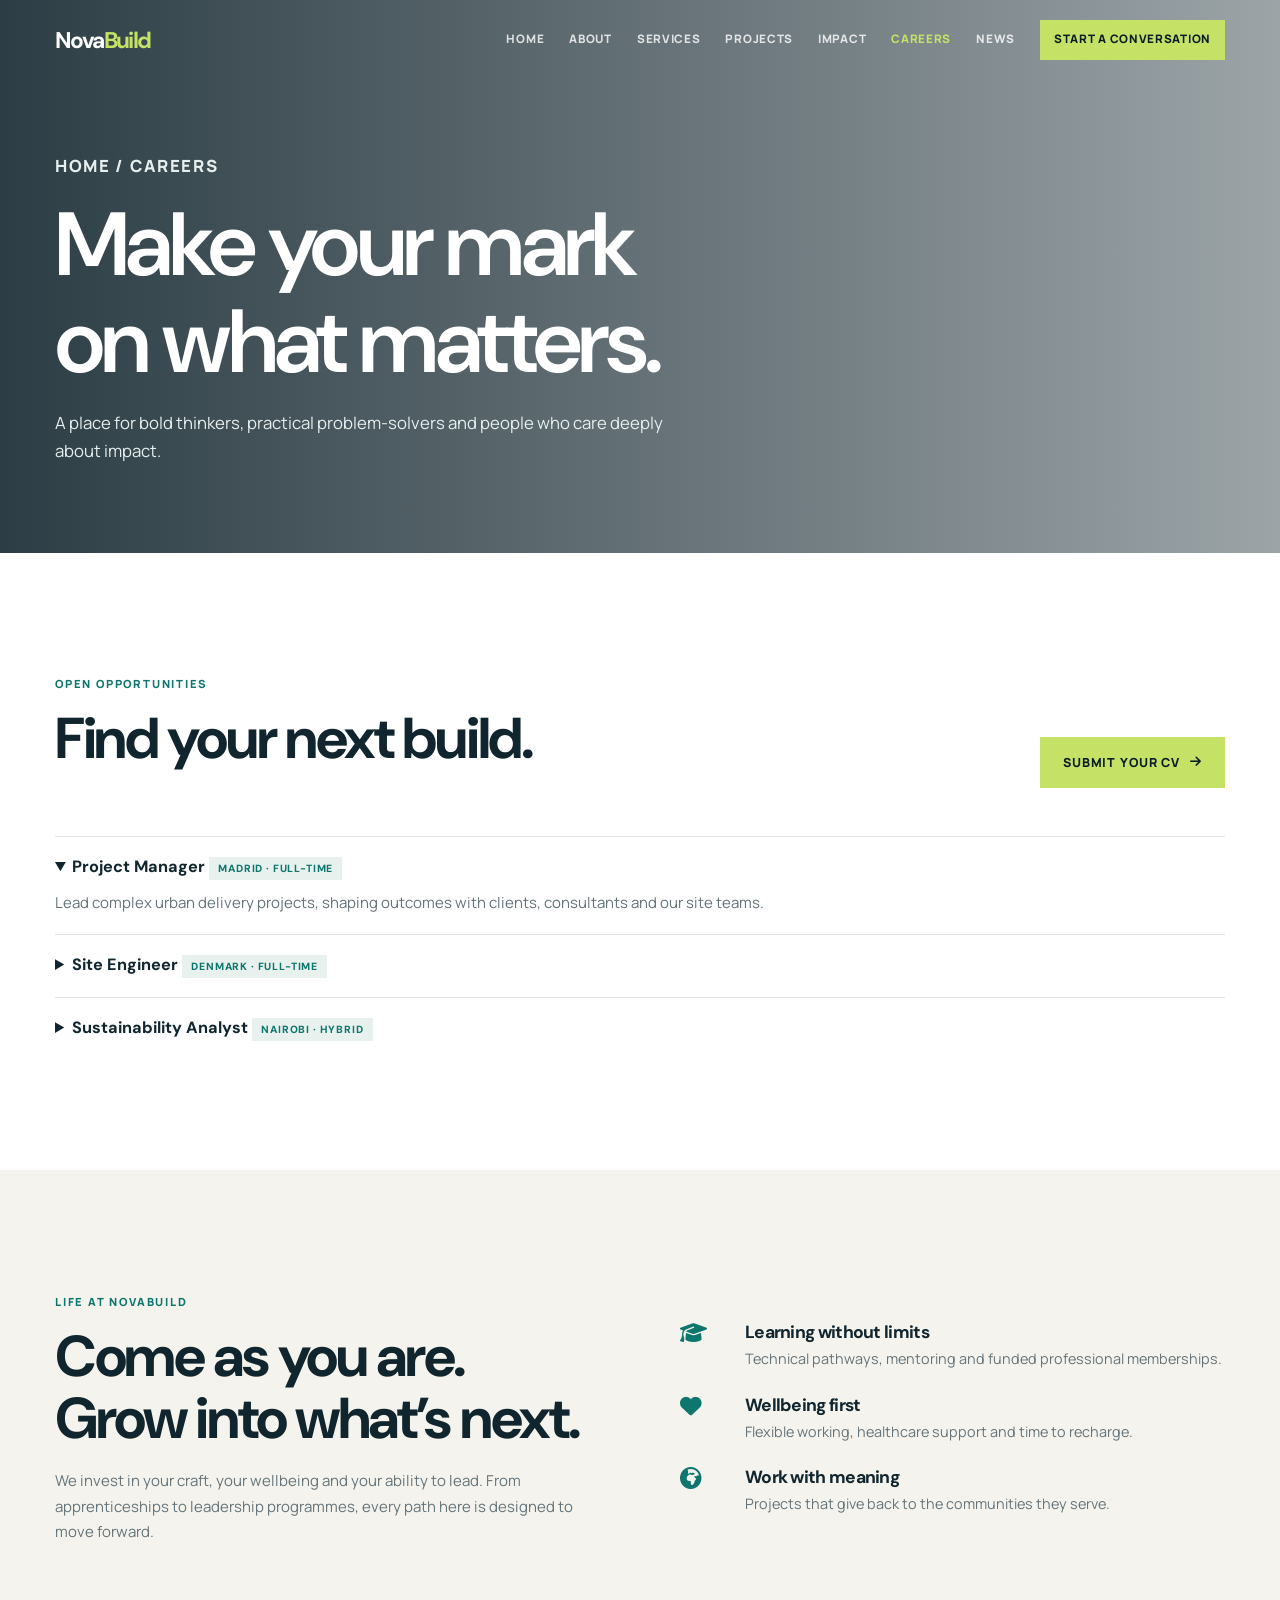
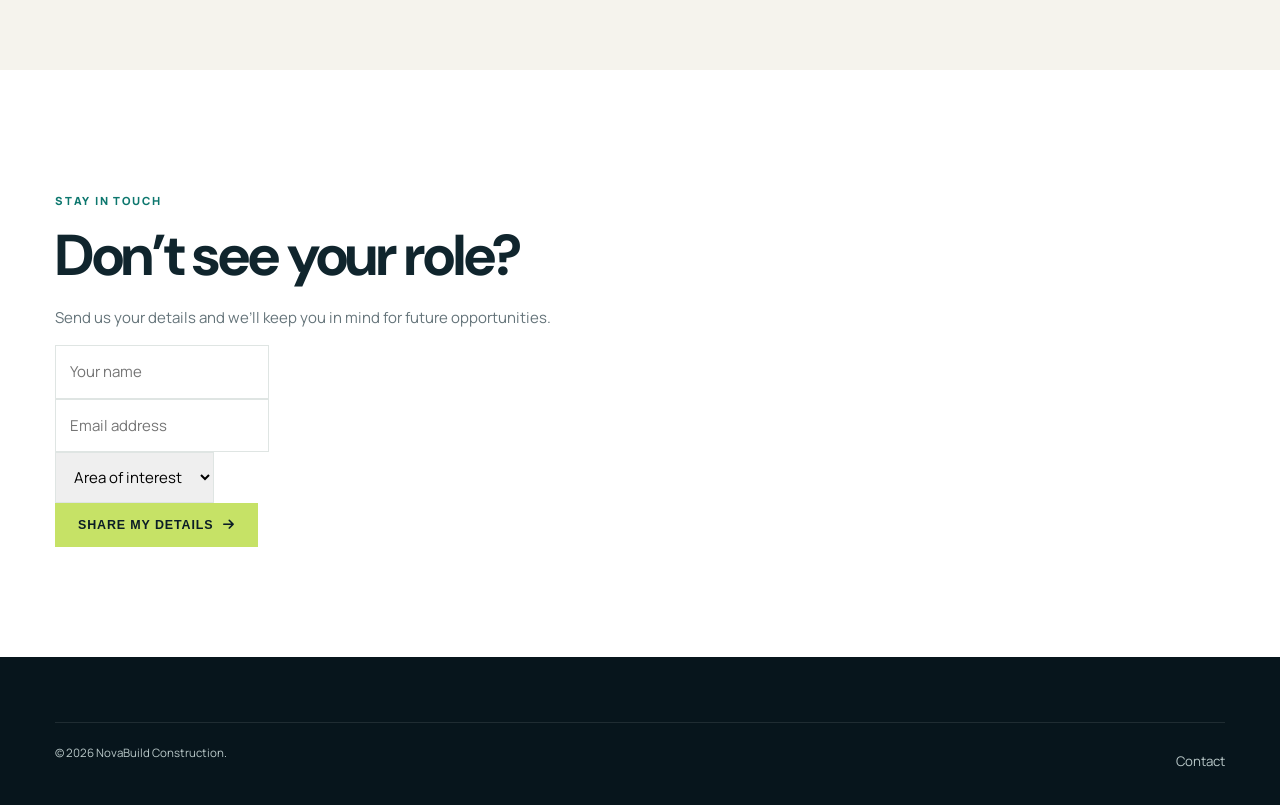
<file: careers.html>
<!doctype html><html lang="en"><head><meta charset="utf-8"><meta name="viewport" content="width=device-width,initial-scale=1"><title>Careers | NovaBuild</title><link href="https://fonts.googleapis.com/css2?family=DM+Sans:wght@500;600;700&family=Manrope:wght@400;500;600;700;800&display=swap" rel="stylesheet"><link href="https://cdnjs.cloudflare.com/ajax/libs/font-awesome/6.5.2/css/all.min.css" rel="stylesheet"><link rel="stylesheet" href="css/style.css"><link rel="stylesheet" href="css/responsive.css"></head><body><nav class="site-nav"><div class="container nav-inner"><a class="brand" href="index.html">Nova<span>Build</span></a><button class="menu-toggle"><i class="fa-solid fa-bars"></i></button><div class="nav-links"><a href="index.html">Home</a><a href="about.html">About</a><a href="services.html">Services</a><a href="projects.html">Projects</a><a href="sustainability.html">Impact</a><a class="active" href="careers.html">Careers</a><a href="news.html">News</a><a class="nav-cta" href="contact.html">Start a conversation</a></div></div></nav><header class="page-hero" style="--hero-image:url('https://images.unsplash.com/photo-1521737711867-e3b97375f902?auto=format&fit=crop&w=1900&q=85')"><div class="container"><p class="breadcrumb">Home / Careers</p><h1>Make your mark<br>on what matters.</h1><p>A place for bold thinkers, practical problem-solvers and people who care deeply about impact.</p></div></header><main><section><div class="container"><div class="section-head"><div><p class="eyebrow">Open opportunities</p><h2>Find your next build.</h2></div><a class="btn-nova" href="#apply">Submit your CV <i class="fa-solid fa-arrow-right"></i></a></div><div class="faq"><details open><summary>Project Manager <span class="pill ms-2">Madrid · Full-time</span></summary><p>Lead complex urban delivery projects, shaping outcomes with clients, consultants and our site teams.</p></details><details><summary>Site Engineer <span class="pill ms-2">Denmark · Full-time</span></summary><p>Bring precision, energy and a safety-first mindset to major infrastructure work.</p></details><details><summary>Sustainability Analyst <span class="pill ms-2">Nairobi · Hybrid</span></summary><p>Use data and curiosity to embed lower-carbon choices throughout our projects.</p></details></div></div></section><section class="soft"><div class="container split"><div><p class="eyebrow">Life at NovaBuild</p><h2>Come as you are. Grow into what’s next.</h2><p class="text-muted-nova">We invest in your craft, your wellbeing and your ability to lead. From apprenticeships to leadership programmes, every path here is designed to move forward.</p></div><div class="feature-list"><div class="feature"><i class="fa-solid fa-graduation-cap"></i><div><h3>Learning without limits</h3><p>Technical pathways, mentoring and funded professional memberships.</p></div></div><div class="feature"><i class="fa-solid fa-heart"></i><div><h3>Wellbeing first</h3><p>Flexible working, healthcare support and time to recharge.</p></div></div><div class="feature"><i class="fa-solid fa-earth-africa"></i><div><h3>Work with meaning</h3><p>Projects that give back to the communities they serve.</p></div></div></div></div></section><section id="apply"><div class="container"><p class="eyebrow">Stay in touch</p><h2>Don’t see your role?</h2><p class="text-muted-nova">Send us your details and we’ll keep you in mind for future opportunities.</p><form class="row g-3 mt-2" style="max-width:700px"><div class="col-md-6"><input required class="form-control" placeholder="Your name"></div><div class="col-md-6"><input required type="email" class="form-control" placeholder="Email address"></div><div class="col-12"><select class="form-select"><option>Area of interest</option><option>Project delivery</option><option>Engineering</option><option>Early careers</option></select></div><div class="col-12"><button class="btn-nova" type="submit">Share my details <i class="fa-solid fa-arrow-right"></i></button></div></form></div></section></main><footer class="footer"><div class="container"><div class="footer-bottom"><span>© 2026 NovaBuild Construction.</span><span><a href="contact.html">Contact</a></span></div></div></footer><script src="js/navigation.js"></script><script src="js/app.js"></script></body></html>
</file>
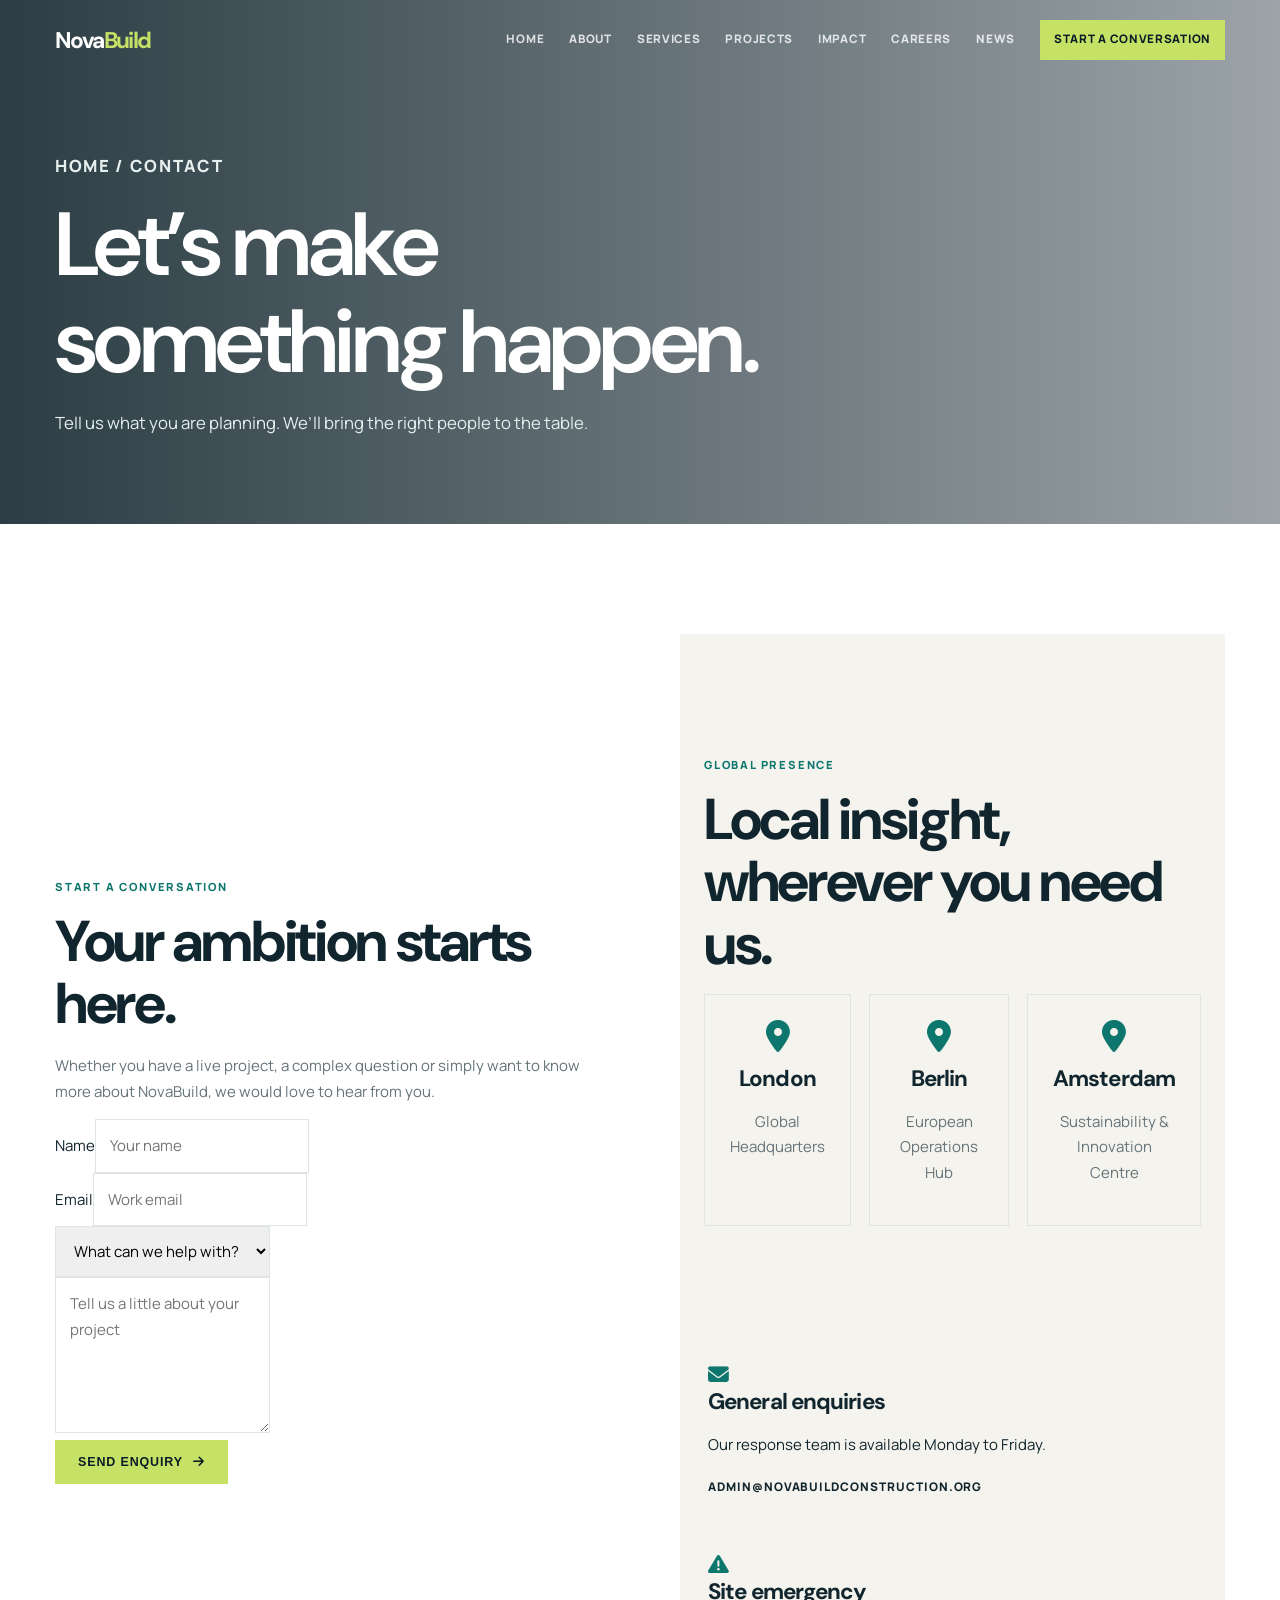
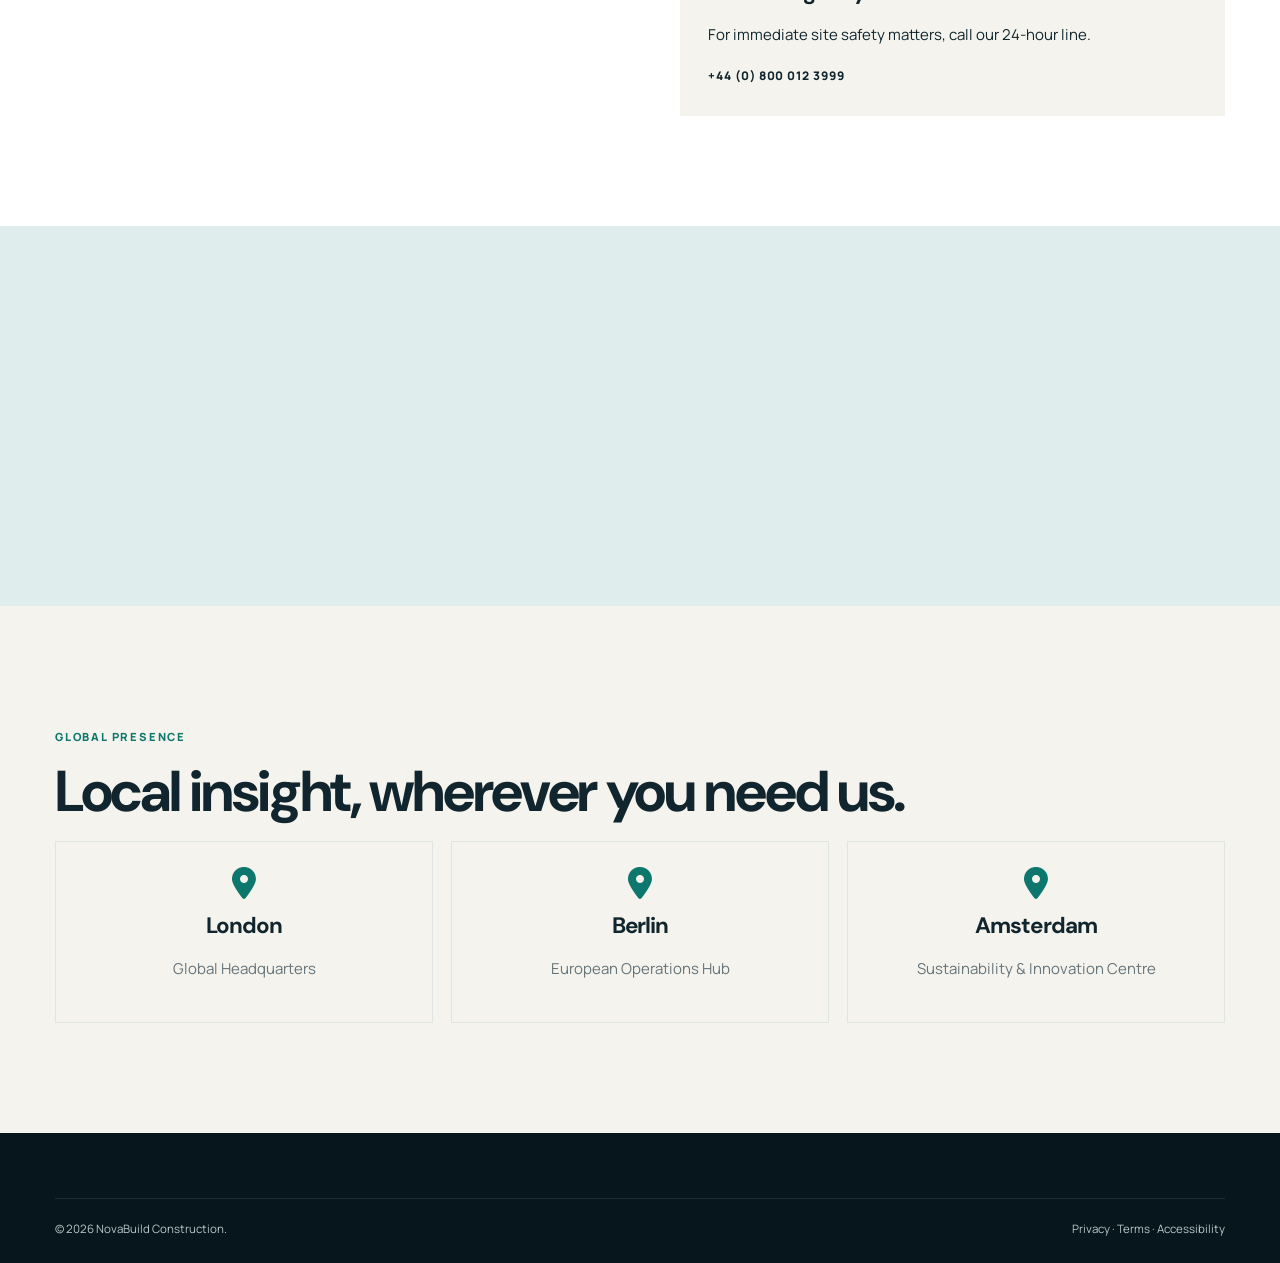
<file: contact.html>
<!doctype html><html lang="en"><head><meta charset="utf-8"><meta name="viewport" content="width=device-width,initial-scale=1"><title>Contact | NovaBuild</title><link href="https://fonts.googleapis.com/css2?family=DM+Sans:wght@500;600;700&family=Manrope:wght@400;500;600;700;800&display=swap" rel="stylesheet"><link href="https://cdnjs.cloudflare.com/ajax/libs/font-awesome/6.5.2/css/all.min.css" rel="stylesheet"><link rel="stylesheet" href="css/style.css"><link rel="stylesheet" href="css/responsive.css"></head><body><nav class="site-nav"><div class="container nav-inner"><a class="brand" href="index.html">Nova<span>Build</span></a><button class="menu-toggle"><i class="fa-solid fa-bars"></i></button><div class="nav-links"><a href="index.html">Home</a><a href="about.html">About</a><a href="services.html">Services</a><a href="projects.html">Projects</a><a href="sustainability.html">Impact</a><a href="careers.html">Careers</a><a href="news.html">News</a><a class="nav-cta active" href="contact.html">Start a conversation</a></div></div></nav><header class="page-hero" style="--hero-image:url('https://images.unsplash.com/photo-1497366811353-6870744d04b2?auto=format&fit=crop&w=1900&q=85')"><div class="container"><p class="breadcrumb">Home / Contact</p><h1>Let’s make<br>something happen.</h1><p>Tell us what you are planning. We’ll bring the right people to the table.</p></div></header><main><section><div class="container split"><div><p class="eyebrow">Start a conversation</p><h2>Your ambition starts here.</h2><p class="text-muted-nova">Whether you have a live project, a complex question or simply want to know more about NovaBuild, we would love to hear from you.</p><form class="row g-3 mt-3"><div class="col-md-6"><label class="visually-hidden" for="name">Name</label><input id="name" required class="form-control" placeholder="Your name"></div><div class="col-md-6"><label class="visually-hidden" for="email">Email</label><input id="email" required type="email" class="form-control" placeholder="Work email"></div><div class="col-12"><select class="form-select"><option>What can we help with?</option><option>New project</option><option>Supplier enquiry</option><option>Media enquiry</option><option>General question</option></select></div><div class="col-12"><textarea required class="form-control" rows="5" placeholder="Tell us a little about your project"></textarea></div><div class="col-12"><button type="submit" class="btn-nova">Send enquiry <i class="fa-solid fa-arrow-right"></i></button></div></form></div><aside><section class="soft">
    <div class="container">
        <p class="eyebrow">Global presence</p>
        <h2>Local insight, wherever you need us.</h2>

        <div class="services-grid mt-5">
            <div class="award">
                <i class="fa-solid fa-location-dot"></i>
                <h3>London</h3>
                <p class="text-muted-nova">Global Headquarters</p>
            </div>

            <div class="award">
                <i class="fa-solid fa-location-dot"></i>
                <h3>Berlin</h3>
                <p class="text-muted-nova">European Operations Hub</p>
            </div>

            <div class="award">
                <i class="fa-solid fa-location-dot"></i>
                <h3>Amsterdam</h3>
                <p class="text-muted-nova">Sustainability & Innovation Centre</p>
            </div>
        </div>
    </div>
</section><div class="contact-card mb-3"><i class="fa-solid fa-envelope"></i><h3 class="mt-3">General enquiries</h3><p>Our response team is available Monday to Friday.</p><a class="arrow-link" href="mailto:hello@novabuild.co.uk">
    admin@novabuildconstruction.org
</a></div><div class="contact-card"><i class="fa-solid fa-triangle-exclamation"></i><h3 class="mt-3">Site emergency</h3><p>For immediate site safety matters, call our 24-hour line.</p><a class="arrow-link" href="tel:+448000123999">
    +44 (0) 800 012 3999
</a></div></aside></div></section><div class="map" role="img" aria-label="Map placeholder showing NovaBuild office location"></div><section class="soft"><div class="container"><p class="eyebrow">Global presence</p><h2>Local insight, wherever you need us.</h2>

<div class="services-grid mt-5">
    <div class="award">
        <i class="fa-solid fa-location-dot"></i>
        <h3>London</h3>
        <p class="text-muted-nova">Global Headquarters</p>
    </div>

    <div class="award">
        <i class="fa-solid fa-location-dot"></i>
        <h3>Berlin</h3>
        <p class="text-muted-nova">European Operations Hub</p>
    </div>

    <div class="award">
        <i class="fa-solid fa-location-dot"></i>
        <h3>Amsterdam</h3>
        <p class="text-muted-nova">Sustainability & Innovation Centre</p>
    </div>
</div>
</div>
</section>
</main>

<footer class="footer">
    <div class="container">
        <div class="footer-bottom">
            <span>© 2026 NovaBuild Construction.</span>
            <span>Privacy · Terms · Accessibility</span>
        </div>
    </div>
</footer>

<script src="js/navigation.js"></script>
<script src="js/app.js"></script>
</body>
</html>
</file>
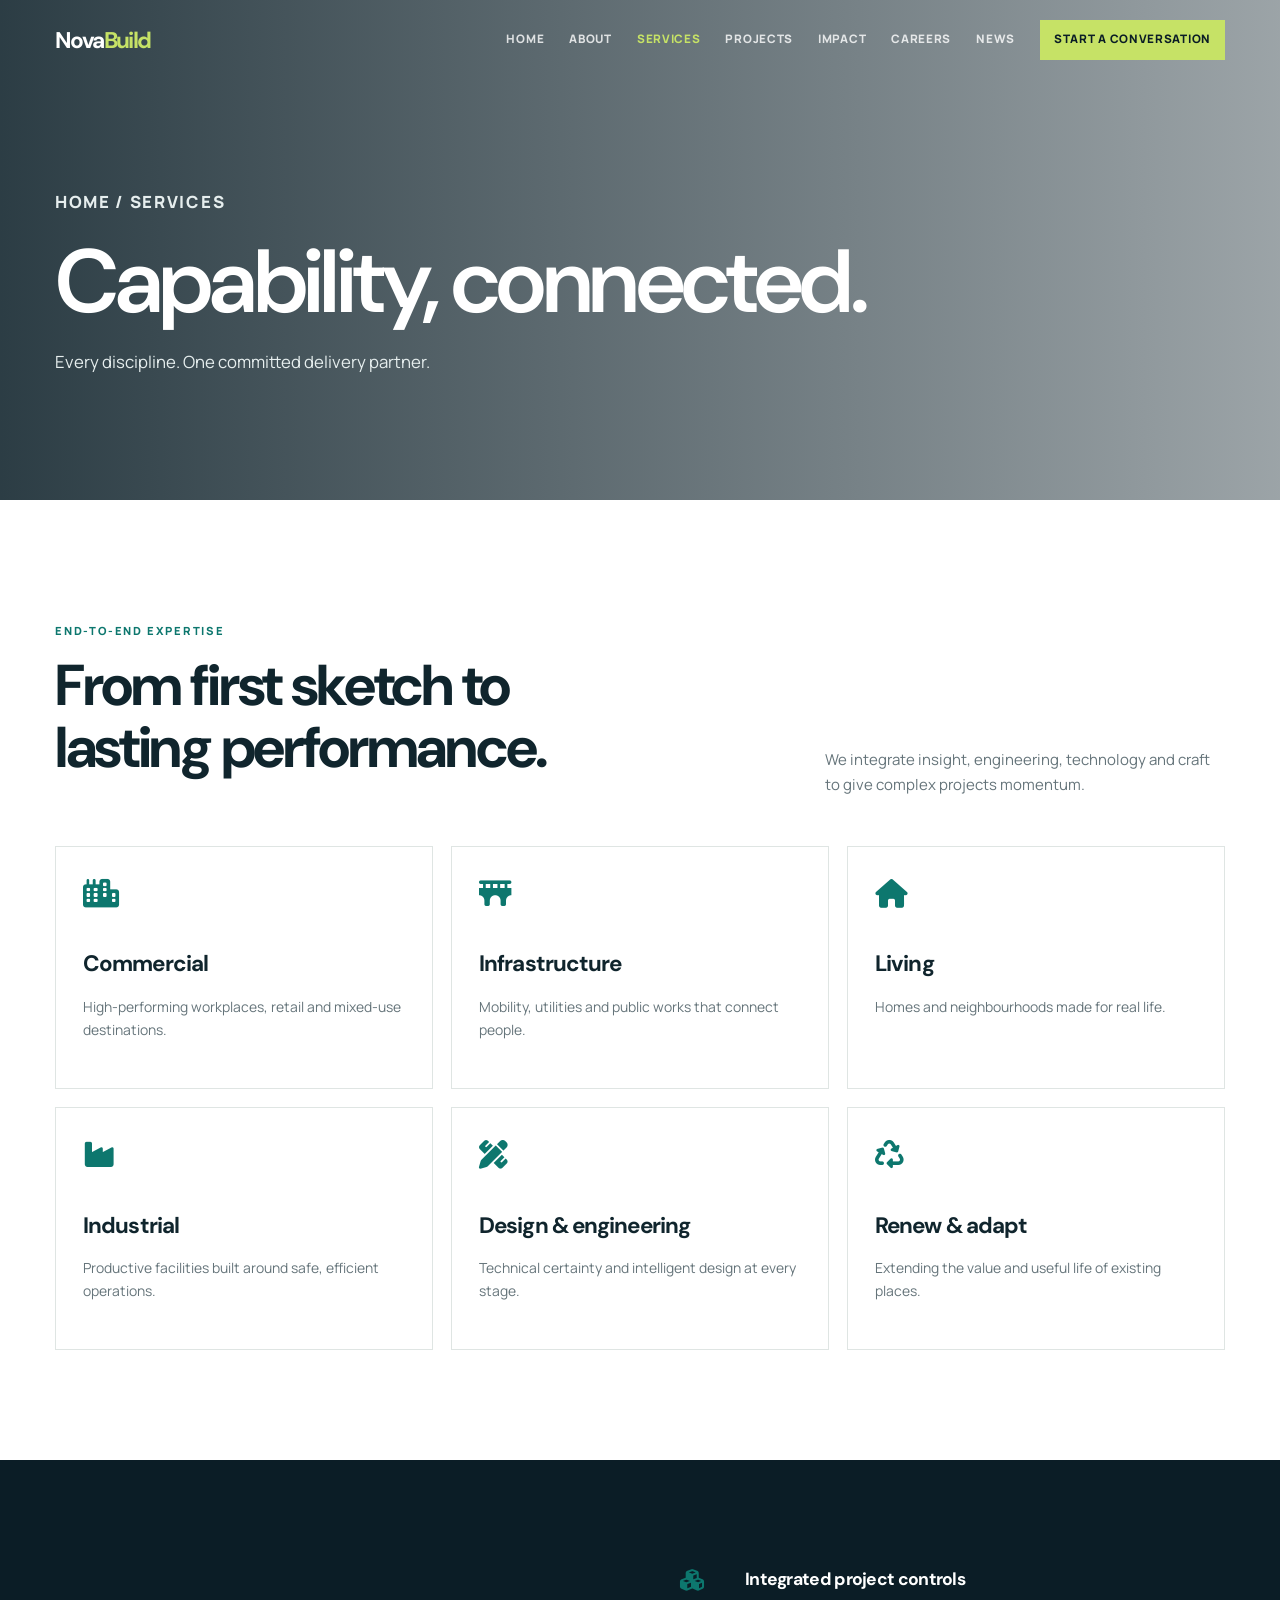
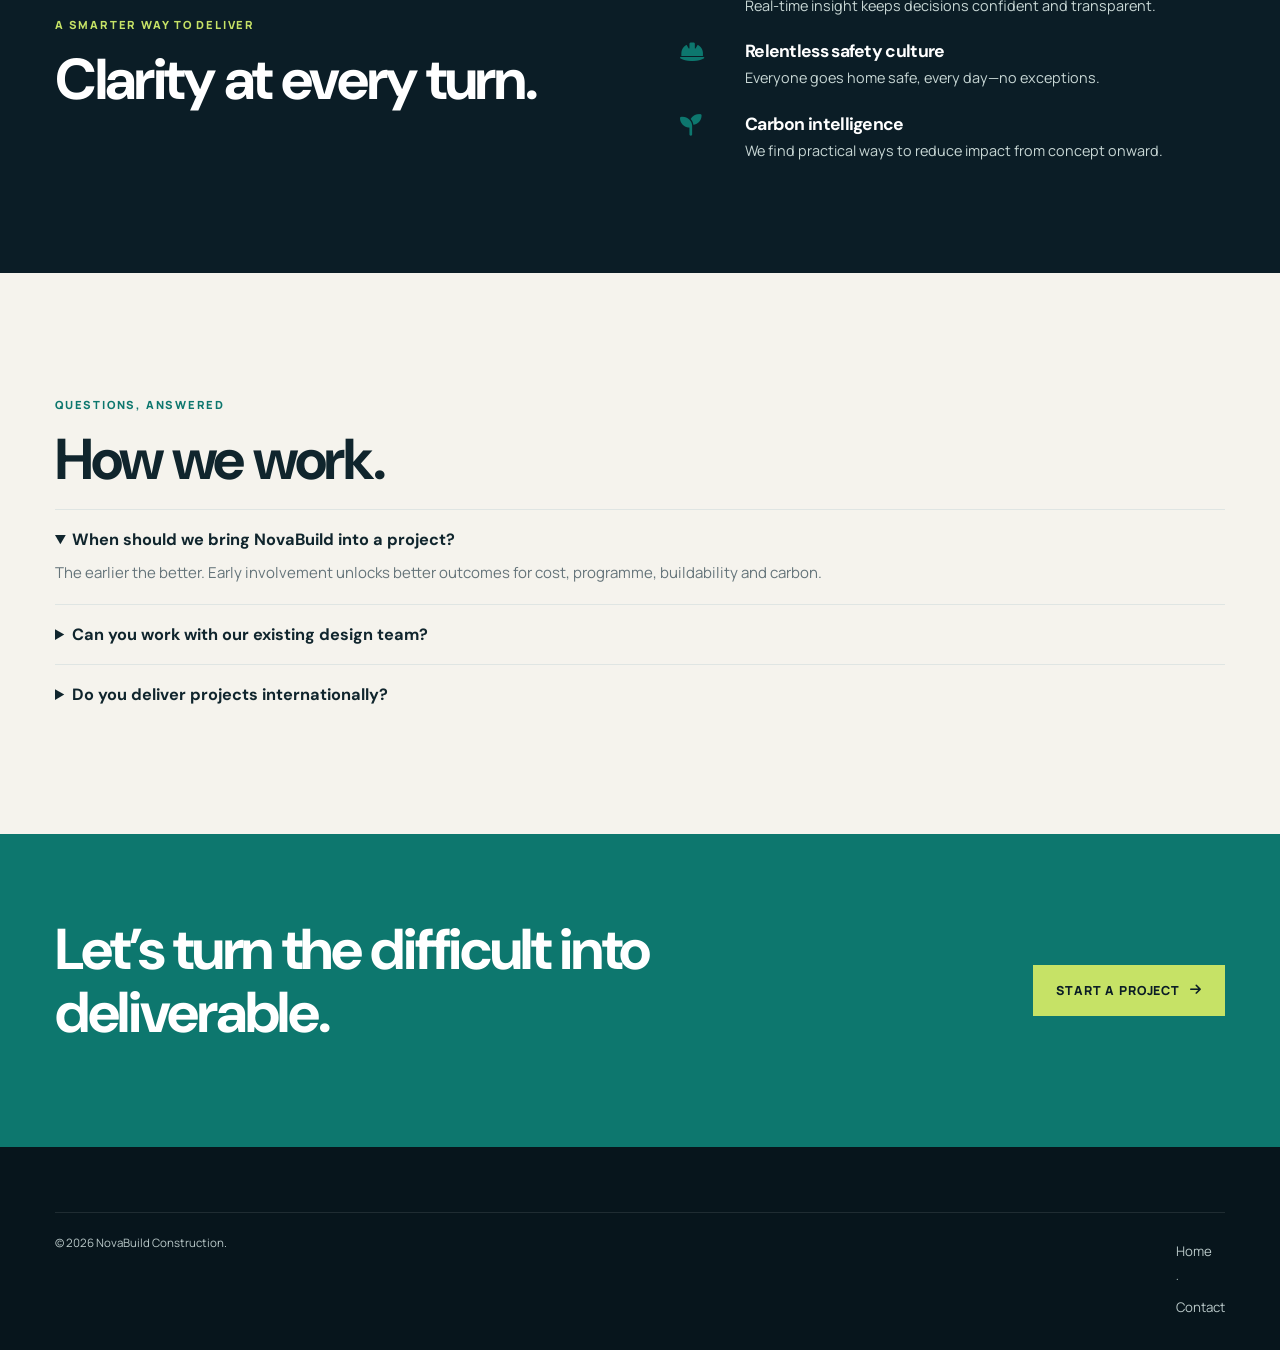
<file: services.html>
<!doctype html><html lang="en"><head><meta charset="utf-8"><meta name="viewport" content="width=device-width,initial-scale=1"><title>Services | NovaBuild</title><link href="https://fonts.googleapis.com/css2?family=DM+Sans:wght@500;600;700&family=Manrope:wght@400;500;600;700;800&display=swap" rel="stylesheet"><link href="https://cdnjs.cloudflare.com/ajax/libs/font-awesome/6.5.2/css/all.min.css" rel="stylesheet"><link rel="stylesheet" href="css/style.css"><link rel="stylesheet" href="css/responsive.css"></head><body><nav class="site-nav"><div class="container nav-inner"><a class="brand" href="index.html">Nova<span>Build</span></a><button class="menu-toggle"><i class="fa-solid fa-bars"></i></button><div class="nav-links"><a href="index.html">Home</a><a href="about.html">About</a><a class="active" href="services.html">Services</a><a href="projects.html">Projects</a><a href="sustainability.html">Impact</a><a href="careers.html">Careers</a><a href="news.html">News</a><a class="nav-cta" href="contact.html">Start a conversation</a></div></div></nav><header class="page-hero" style="--hero-image:url('https://images.unsplash.com/photo-1503387762-592deb58ef4e?auto=format&fit=crop&w=1900&q=85')"><div class="container"><p class="breadcrumb">Home / Services</p><h1>Capability, connected.</h1><p>Every discipline. One committed delivery partner.</p></div></header><main><section><div class="container"><div class="section-head"><div><p class="eyebrow">End-to-end expertise</p><h2>From first sketch to<br>lasting performance.</h2></div><div>We integrate insight, engineering, technology and craft to give complex projects momentum.</div></div><div class="services-grid"><article class="service-card"><i class="fa-solid fa-city"></i><h3>Commercial</h3><p>High-performing workplaces, retail and mixed-use destinations.</p></article><article class="service-card"><i class="fa-solid fa-bridge"></i><h3>Infrastructure</h3><p>Mobility, utilities and public works that connect people.</p></article><article class="service-card"><i class="fa-solid fa-house"></i><h3>Living</h3><p>Homes and neighbourhoods made for real life.</p></article><article class="service-card"><i class="fa-solid fa-industry"></i><h3>Industrial</h3><p>Productive facilities built around safe, efficient operations.</p></article><article class="service-card"><i class="fa-solid fa-pen-ruler"></i><h3>Design & engineering</h3><p>Technical certainty and intelligent design at every stage.</p></article><article class="service-card"><i class="fa-solid fa-recycle"></i><h3>Renew & adapt</h3><p>Extending the value and useful life of existing places.</p></article></div></div></section><section class="dark"><div class="container split"><div><p class="eyebrow">A smarter way to deliver</p><h2>Clarity at every turn.</h2></div><div class="feature-list"><div class="feature"><i class="fa-solid fa-cubes"></i><div><h3>Integrated project controls</h3><p style="color:#c8d7d5">Real-time insight keeps decisions confident and transparent.</p></div></div><div class="feature"><i class="fa-solid fa-hard-hat"></i><div><h3>Relentless safety culture</h3><p style="color:#c8d7d5">Everyone goes home safe, every day—no exceptions.</p></div></div><div class="feature"><i class="fa-solid fa-seedling"></i><div><h3>Carbon intelligence</h3><p style="color:#c8d7d5">We find practical ways to reduce impact from concept onward.</p></div></div></div></div></section><section class="soft"><div class="container"><p class="eyebrow">Questions, answered</p><h2>How we work.</h2><div class="faq mt-5"><details open><summary>When should we bring NovaBuild into a project?</summary><p>The earlier the better. Early involvement unlocks better outcomes for cost, programme, buildability and carbon.</p></details><details><summary>Can you work with our existing design team?</summary><p>Absolutely. We are set up to complement expert teams and make collaborative delivery easy.</p></details><details><summary>Do you deliver projects internationally?</summary><p>Yes. Our regional teams combine global experience with local knowledge and partnerships.</p></details></div></div></section></main><section class="cta"><div class="container"><h2>Let’s turn the difficult into deliverable.</h2><a class="btn-nova" href="contact.html">Start a project <i class="fa-solid fa-arrow-right"></i></a></div></section><footer class="footer"><div class="container"><div class="footer-bottom"><span>© 2026 NovaBuild Construction.</span><span><a href="index.html">Home</a> · <a href="contact.html">Contact</a></span></div></div></footer><script src="js/navigation.js"></script><script src="js/app.js"></script></body></html>
</file>
<file: css/style.css>
/* NovaBuild — shared design system */
:root{--ink:#10252d;--navy:#0b1d26;--teal:#0d776e;--lime:#c6e266;--sand:#f5f3ed;--muted:#65747a;--line:#dfe5e3;--white:#fff;--display:'DM Sans',sans-serif;--body:'Manrope',sans-serif}*{box-sizing:border-box}html{scroll-behavior:smooth}body{margin:0;font:400 15px/1.7 var(--body);color:var(--ink);background:#fff}h1,h2,h3,h4{font-family:var(--display);line-height:1.08;letter-spacing:-.04em;margin:0 0 18px}h1{font-size:clamp(3rem,7vw,6.6rem);font-weight:600}h2{font-size:clamp(2.25rem,4.5vw,4.2rem)}h3{font-size:1.4rem}a{text-decoration:none;color:inherit}img{max-width:100%;display:block}.container{width:min(1170px,calc(100% - 48px));margin:auto}.eyebrow{color:var(--teal);font-size:.7rem;letter-spacing:.16em;text-transform:uppercase;font-weight:800;margin-bottom:15px}.btn-nova{display:inline-flex;gap:10px;align-items:center;background:var(--lime);padding:15px 23px;color:var(--navy);font-weight:800;font-size:.78rem;letter-spacing:.07em;text-transform:uppercase;border:0;transition:.25s}.btn-nova:hover{background:#d9ef8b;color:var(--navy);transform:translateY(-2px)}.btn-outline-nova{display:inline-flex;gap:10px;align-items:center;border:1px solid currentColor;padding:14px 22px;font-weight:800;font-size:.78rem;letter-spacing:.07em;text-transform:uppercase;transition:.25s}.btn-outline-nova:hover{background:#fff;color:var(--navy)}
/* navigation */.site-nav{position:fixed;inset:0 0 auto;z-index:50;color:#fff;padding:20px 0;transition:.3s}.site-nav.scrolled{background:rgba(11,29,38,.95);padding:12px 0;box-shadow:0 4px 22px #0002}.nav-inner{display:flex;justify-content:space-between;align-items:center}.brand{font:700 1.42rem var(--display);letter-spacing:-.07em}.brand span{color:var(--lime)}.nav-links{display:flex;align-items:center;gap:25px;font-size:.73rem;font-weight:800;letter-spacing:.06em;text-transform:uppercase}.nav-links a{opacity:.8}.nav-links a:hover,.nav-links a.active{opacity:1;color:var(--lime)}.menu-toggle{display:none;background:transparent;border:0;color:#fff;font-size:1.4rem}.nav-cta{padding:10px 14px!important;background:var(--lime);color:var(--navy)!important;opacity:1!important}
/* hero */.hero{min-height:780px;min-height:100svh;display:flex;align-items:end;position:relative;color:#fff;overflow:hidden;background:linear-gradient(90deg,#071b24d9,#071b2466),url('https://images.unsplash.com/photo-1541888946425-d81bb19240f5?auto=format&fit=crop&w=2200&q=85') center/cover}.hero-content{padding:160px 0 95px;max-width:900px;position:relative;z-index:1}.hero p{max-width:600px;font-size:1.08rem;color:#e8eeee;margin:0 0 30px}.hero-actions{display:flex;gap:13px;flex-wrap:wrap}.hero-note{position:absolute;right:5%;bottom:35px;writing-mode:vertical-rl;font-size:.66rem;letter-spacing:.13em;text-transform:uppercase;color:#fff9}.hero-stat{margin-top:68px;display:flex;gap:45px}.hero-stat strong{display:block;font:600 2.4rem var(--display);color:var(--lime);letter-spacing:-.06em}.hero-stat span{font-size:.68rem;letter-spacing:.1em;text-transform:uppercase;color:#dde7e8}.page-hero{min-height:500px;display:flex;align-items:end;padding:135px 0 70px;color:#fff;background:linear-gradient(90deg,#071b24d9,#071b2466),var(--hero-image) center/cover}.page-hero p{max-width:620px;font-size:1.05rem;color:#e6eeee}
section{padding:110px 0}.section-head{display:flex;justify-content:space-between;gap:30px;align-items:end;margin-bottom:48px}.section-head>div:last-child{max-width:400px;color:var(--muted)}.soft{background:var(--sand)}.dark{background:var(--navy);color:#fff}.dark .eyebrow{color:var(--lime)}.text-muted-nova{color:var(--muted)}
/* components */.split{display:grid;grid-template-columns:1fr 1fr;gap:80px;align-items:center}.image-frame{position:relative}.image-frame img{width:100%;height:550px;object-fit:cover}.image-tag{position:absolute;right:-20px;bottom:30px;background:var(--lime);padding:25px;width:200px;color:var(--navy)}.image-tag strong{font:600 2.8rem var(--display);display:block;letter-spacing:-.08em}.services-grid,.news-grid{display:grid;grid-template-columns:repeat(3,1fr);gap:18px}.service-card{padding:32px 27px;background:#fff;border:1px solid var(--line);transition:.3s}.service-card:hover{background:var(--teal);color:#fff;transform:translateY(-7px);border-color:var(--teal)}.service-card i{font-size:1.8rem;color:var(--teal);margin-bottom:45px}.service-card:hover i{color:var(--lime)}.service-card p{color:var(--muted);font-size:.87rem}.service-card:hover p{color:#e8f3f1}.arrow-link{font-weight:800;font-size:.74rem;letter-spacing:.08em;text-transform:uppercase}.project-grid{display:grid;grid-template-columns:repeat(12,1fr);gap:18px}.project{grid-column:span 4;min-height:390px;position:relative;overflow:hidden;color:#fff;background:#123}.project.wide{grid-column:span 8}.project img{width:100%;height:100%;object-fit:cover;position:absolute;inset:0;transition:.5s}.project:hover img{transform:scale(1.06)}.project:after{content:'';position:absolute;inset:0;background:linear-gradient(transparent 30%,#071b24db)}.project-info{position:absolute;z-index:1;bottom:25px;left:25px}.project-info small{font-size:.65rem;text-transform:uppercase;letter-spacing:.13em;color:var(--lime);font-weight:800}.project-info h3{margin:5px 0 0}.stats{display:grid;grid-template-columns:repeat(4,1fr);border-top:1px solid #ffffff36;border-bottom:1px solid #ffffff36}.stat{padding:38px 20px;border-right:1px solid #ffffff36}.stat:last-child{border:0}.stat strong{font:600 clamp(2.4rem,4vw,4.5rem) var(--display);color:var(--lime);letter-spacing:-.08em;display:block}.stat span{font-size:.7rem;letter-spacing:.1em;text-transform:uppercase;color:#d2e1df}.feature-list{display:grid;gap:24px}.feature{display:grid;grid-template-columns:48px 1fr;gap:17px}.feature i{color:var(--teal);font-size:1.35rem}.feature h3{font-size:1.1rem;margin:0 0 5px}.feature p{margin:0;color:var(--muted);font-size:.9rem}.news-card{background:#fff}.news-card img{height:225px;width:100%;object-fit:cover}.news-card>div{padding:22px}.news-card small{color:var(--teal);font-weight:800;font-size:.68rem;letter-spacing:.1em;text-transform:uppercase}.news-card h3{font-size:1.3rem;margin:10px 0}.cta{padding:85px 0;background:var(--teal);color:#fff}.cta .container{display:flex;justify-content:space-between;align-items:center;gap:30px}.cta h2{max-width:650px}.footer{background:#07151c;color:#b9c8c8;padding:65px 0 25px}.footer-top{display:grid;grid-template-columns:2fr repeat(3,1fr);gap:35px;padding-bottom:45px}.footer .brand{color:#fff;display:inline-block;margin-bottom:16px}.footer h4{color:#fff;font-size:.9rem;letter-spacing:0;margin:0 0 18px}.footer a{display:block;font-size:.83rem;margin:7px 0}.footer-bottom{border-top:1px solid #ffffff19;padding-top:20px;font-size:.72rem;display:flex;justify-content:space-between}
/* inner pages */.breadcrumb{font-size:.7rem;letter-spacing:.1em;text-transform:uppercase;color:var(--lime);font-weight:800}.timeline{border-left:1px solid var(--line);margin-left:10px;padding-left:38px}.timeline-item{position:relative;padding:0 0 34px}.timeline-item:before{content:'';position:absolute;width:13px;height:13px;border-radius:50%;background:var(--teal);left:-45px;top:5px}.timeline small{color:var(--teal);font-weight:800}.team-grid{display:grid;grid-template-columns:repeat(4,1fr);gap:18px}.team img{height:290px;width:100%;object-fit:cover;filter:grayscale(100%)}.team h3{font-size:1.12rem;margin:15px 0 2px}.team p{font-size:.76rem;color:var(--teal);font-weight:700;text-transform:uppercase;letter-spacing:.08em}.pill{display:inline-block;background:#e8f1ee;color:var(--teal);padding:5px 9px;font-size:.65rem;font-weight:800;text-transform:uppercase;letter-spacing:.08em}.filter-bar{display:flex;gap:9px;flex-wrap:wrap;margin-bottom:28px}.filter-btn{border:1px solid var(--line);background:#fff;padding:9px 15px;font:800 .68rem var(--body);letter-spacing:.07em;text-transform:uppercase}.filter-btn.active,.filter-btn:hover{background:var(--teal);border-color:var(--teal);color:#fff}.project.hidden{display:none}.quote{font:500 clamp(1.5rem,2.7vw,2.5rem)/1.25 var(--display);letter-spacing:-.035em;max-width:800px}.faq details{border-top:1px solid var(--line);padding:19px 0}.faq summary{font:700 1.02rem var(--display);cursor:pointer}.faq p{color:var(--muted);padding:10px 0 0;margin:0}.form-control,.form-select{border-radius:0;border:1px solid var(--line);padding:13px 14px;font:inherit}.form-control:focus,.form-select:focus{border-color:var(--teal);box-shadow:none}.contact-card{padding:28px;background:var(--sand)}.contact-card i{color:var(--teal);font-size:1.3rem}.map{height:380px;background:linear-gradient(#0d776e22,#0d776e22),url('https://images.unsplash.com/photo-1569336415962-a4bd9f69cd83?auto=format&fit=crop&w=1600&q=80') center/cover}.award{padding:25px;border:1px solid var(--line);text-align:center}.award i{font-size:2rem;color:var(--teal);margin-bottom:15px}
</file>
<file: css/responsive.css>
@media(max-width:900px){.nav-links{display:none;position:absolute;top:100%;left:0;right:0;background:var(--navy);padding:20px 24px;flex-direction:column;align-items:start;gap:16px}.nav-links.open{display:flex}.menu-toggle{display:block}.split{gap:45px}.services-grid{grid-template-columns:repeat(2,1fr)}.team-grid{grid-template-columns:repeat(2,1fr)}.footer-top{grid-template-columns:2fr 1fr 1fr}.project{grid-column:span 6}.project.wide{grid-column:span 6}}@media(max-width:600px){.container{width:min(100% - 32px,1170px)}section{padding:72px 0}.hero-content{padding:130px 0 52px}.hero-stat{gap:20px;margin-top:45px}.hero-stat strong{font-size:1.8rem}.hero-note{display:none}.page-hero{min-height:430px;padding-bottom:48px}.section-head,.cta .container{display:block}.section-head>div:last-child{margin-top:16px}.split{grid-template-columns:1fr;gap:35px}.image-frame img{height:390px}.image-tag{right:0}.services-grid,.news-grid{grid-template-columns:1fr}.stats{grid-template-columns:1fr 1fr}.stat:nth-child(2){border-right:0}.stat{padding:23px 10px}.project,.project.wide{grid-column:span 12;min-height:330px}.team-grid{grid-template-columns:1fr 1fr;gap:12px}.team img{height:210px}.footer-top{grid-template-columns:1fr 1fr}.footer-top>div:first-child{grid-column:span 2}.footer-bottom{display:block}.footer-bottom span:last-child{display:block;margin-top:6px}.cta h2{margin-bottom:23px}}
</file>
